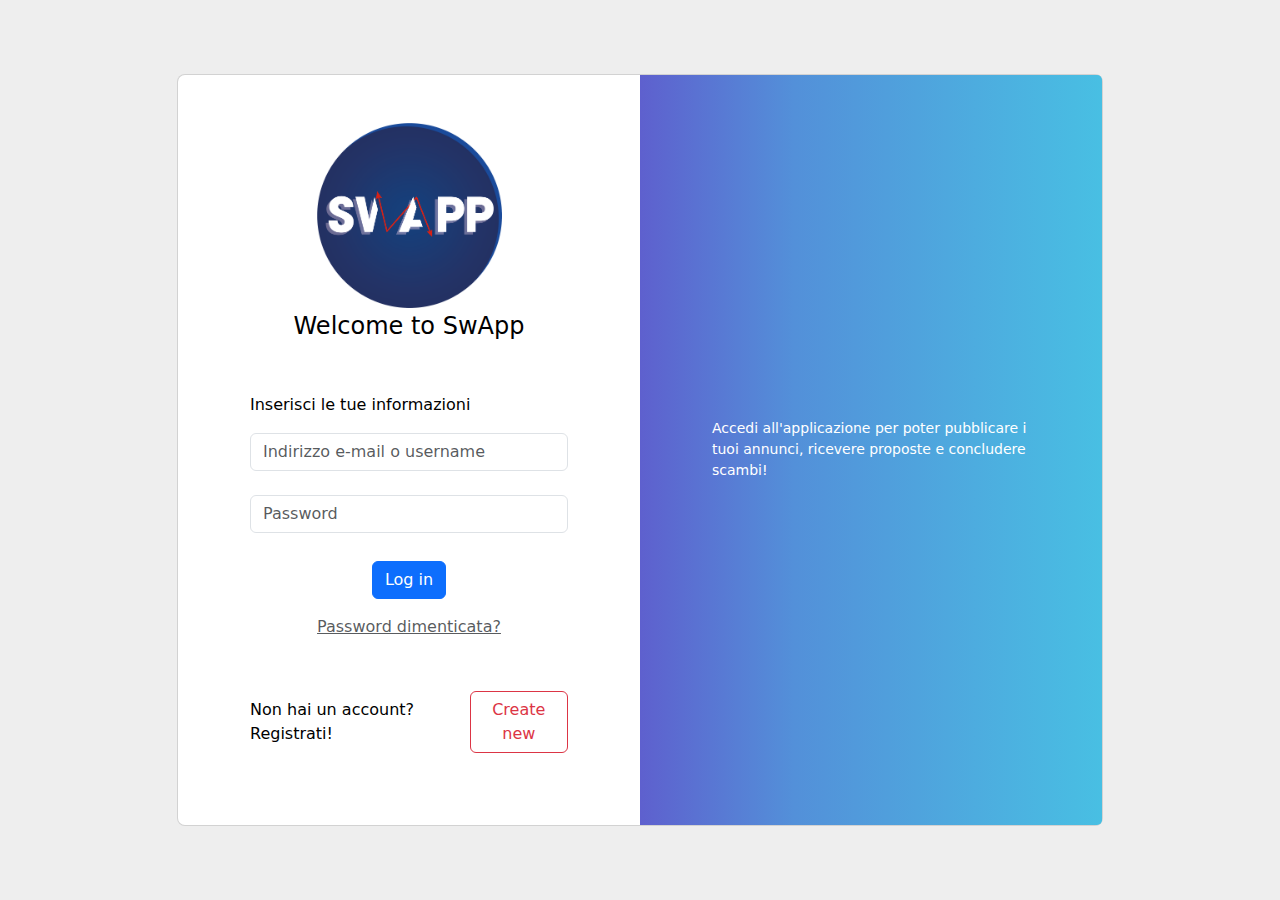
<file: UI/src/index.html>
<!Doctype html>
<html>
<head>
    <meta charset="utf-8">
    <title>SwApp index</title>
    <link rel="stylesheet" href="css/bootstrap/bootstrap.min.css">
    <link rel="stylesheet" href="css/style.css">
    <script src="js/functions.js"></script>
    <script src=js/sweetalert.min.js></script>
</head>
<body>

<section class="h-100 gradient-form" style="background-color: #eee;">
    <div class="container py-5 h-100">
        <div class="row d-flex justify-content-center align-items-center h-100">
            <div class="col-xl-10">
                <div class="card rounded-3 text-black">
                    <div class="row g-0">
                        <div class="col-lg-6">
                            <div class="card-body p-md-5 mx-md-4">

                                <div class="text-center"><img src="logo.png" style="width: 185px;" alt="logo">
                                    <h4 class="mt-1 mb-5 pb-1">Welcome to SwApp</h4>
                                </div>

                                <form>
                                    <p>Inserisci le tue informazioni</p>

                                    <div class="form-outline mb-4">
                                        <input type="email" id="mailField" class="form-control"
                                               placeholder="Indirizzo e-mail o username" />
                                    </div>

                                    <div class="form-outline mb-4">
                                        <input type="password" id="passwordField" class="form-control"
                                               placeholder="Password" />
                                    </div>

                                    <div class="text-center pt-1 mb-5 pb-1">
                                        <button class="btn btn-primary btn-block fa-lg mb-3" id="loginBtn" type="button">Log
                                            in</button></br>
                                        <a class="text-muted" href="#!">Password dimenticata?</a>
                                    </div>

                                    <div class="d-flex align-items-center justify-content-center pb-4">
                                       <p class="mb-0 me-2">Non hai un account? Registrati!</p>
                                        <a href = "register.html"> <button type="button" class="btn btn-outline-danger">Create new</button></a>
                                    </div>

                                </form>

                            </div>
                        </div>
                        <div class="col-lg-6 d-flex align-items-center gradient-custom-2">
                            <div class="text-white px-3 py-4 p-md-5 mx-md-4">
                                <!--<h4 class="mb-4"></h4>-->
                                <p class="small mb-0">Accedi all'applicazione per poter pubblicare i tuoi annunci, ricevere proposte e concludere scambi!</p>
                            </div>
                        </div>
                    </div>
                </div>
            </div>
        </div>
    </div>
</section>
<script src="js/jQuery/jquery-3.6.3.min.js"></script>
<script src="js/js.cookie.min.js"></script>
<script src="js/bootstrap/bootstrap.min.js"></script>
<script src="js/script.js"></script>
</body>
</html>
</file>
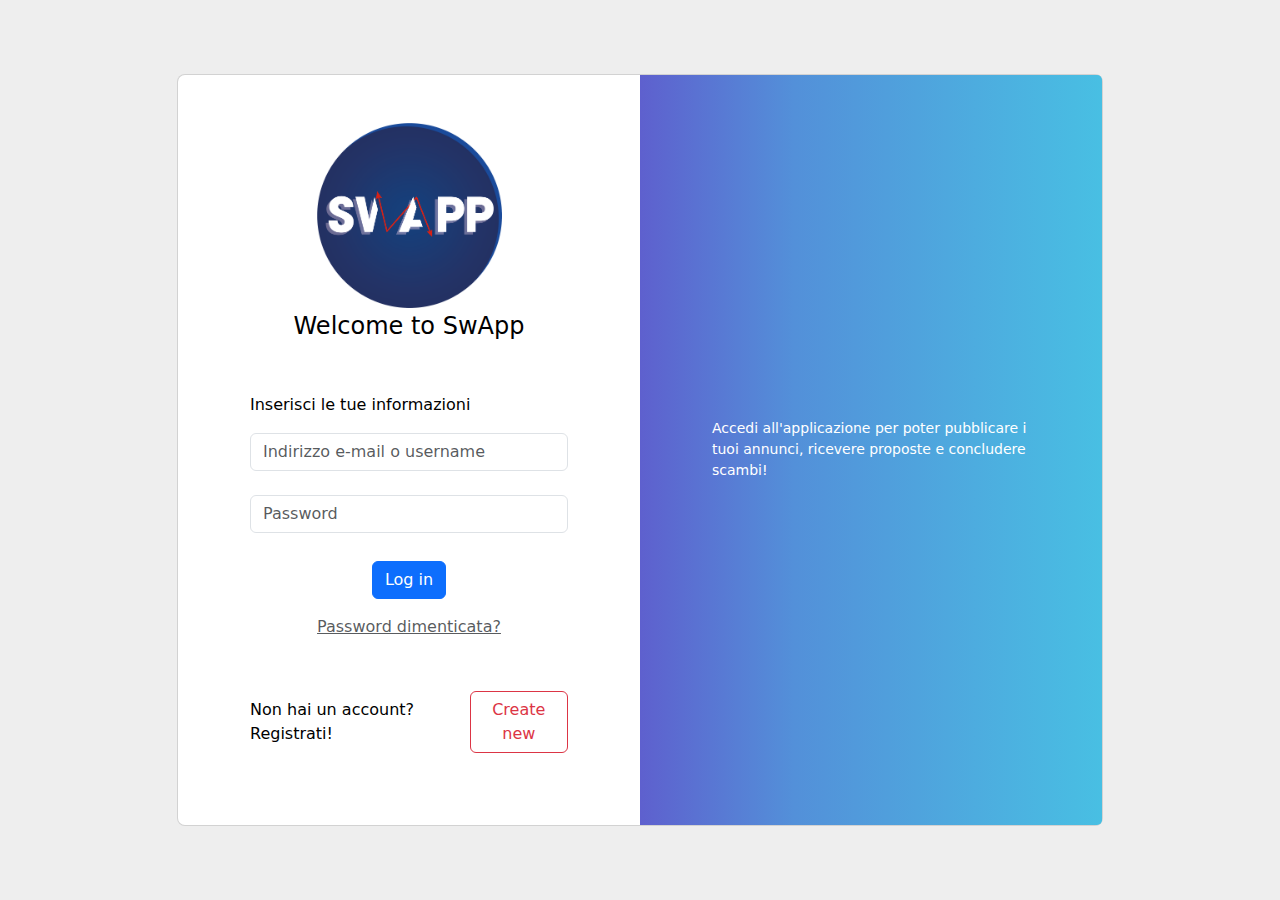
<file: UI/src/home.html>
<!Doctype html>
<html>
<style>
    .button {
        background-color: #04AA6D; /* Green */
        border: none;
        color: white;
        padding: 20px;
        text-align: center;
        text-decoration: none;
        display: inline-block;
        font-size: 16px;
        margin: 4px 2px;
        cursor: pointer;
    }


    .button1 {border-radius: 12px;}

</style>
<head>
    <meta charset="utf-8">
    <title>SwApp index</title>
    <script src="js/jQuery/jquery-3.6.3.min.js"></script>
    <script src="js/functions.js"></script>
    <script src=js/sweetalert.min.js></script>
    <script src="js/home.js"></script>
    <link rel="stylesheet" href="css/bootstrap/bootstrap.min.css">
    <link rel="stylesheet" href="css/style.css">
    <link rel="shortcut icon" href="#">
</head>
<body>

<nav class="navbar navbar-expand-lg navbar-light bg-light">
    <div class="container-fluid">
        <a class="navbar-brand" href="home.html"><img src="logo.png" style="width: 50px;" alt="logo"></a>
        <button
                class="navbar-toggler"
                type="button"
                data-mdb-toggle="collapse"
                data-mdb-target="#navbarNavAltMarkup"
                aria-controls="navbarNavAltMarkup"
                aria-expanded="false"
                aria-label="Toggle navigation"
        >
            <i class="fas fa-bars"></i>
        </button>
        <div class="collapse navbar-collapse " id="navbarNavAltMarkup">
            <div class="navbar-nav">
                <a class="nav-link active" aria-current="page" href="home.html">Home</a>
                <a class="nav-link " href="create.html">Crea articolo</a>
                <a class="nav-link " href="profile.html">Profilo</a>
                <a class="nav-link align-right" id="logoutBtn">Logout</a>
            </div>
        </div>
    </div>
</nav>


<div class="modal cd-example-modal-xl fade" tabindex="-1" role="dialog" id="myModal">
    <div class="modal-dialog modal-xl" role="document">
        <div class="modal-content">
            <div class="modal-header">
                <h5 class="modal-title"></h5>
                <button type="button" class="close" data-dismiss="modal" id="closeModalButton" aria-label="Close">
                    <span aria-hidden="true">&times;</span>
                </button>
            </div>
            <div class="modal-body">
                <!-- Product section-->
                <section class="py-5">
                    <div class="container px-4 px-lg-5 my-5">
                        <div class="row gx-4 gx-lg-5 align-items-center">

                            <div class="col-md-6"><img id="image-modal" class="card-img-top mb-5 mb-md-0" src=""  /></div>
                            <div class="col-md-6">
                                <h1 class="display-5 fw-bolder" id="modal-title"></h1>
                                <p class="lead" id="modal-description"></p>
                                <button class="button button1" id="like_btn">like</button>
                                <!--<div id="heart" class="heart text-center me-3"></div>-->
                            </div>
                        </div>
                    </div>
                </section>

            </div>
        </div>
    </div>
</div>


<section style="background-color: #eee;">

    <div class="text-center container py-5">
        <h4 class="mt-4 mb-5"><strong>La tua home</strong></h4>
        <div id="mainbody">

        </div>
    </div>
</section>




<script src="js/js.cookie.min.js"></script>
<script src="js/bootstrap/bootstrap.min.js"></script>
</body>
</html>
</file>
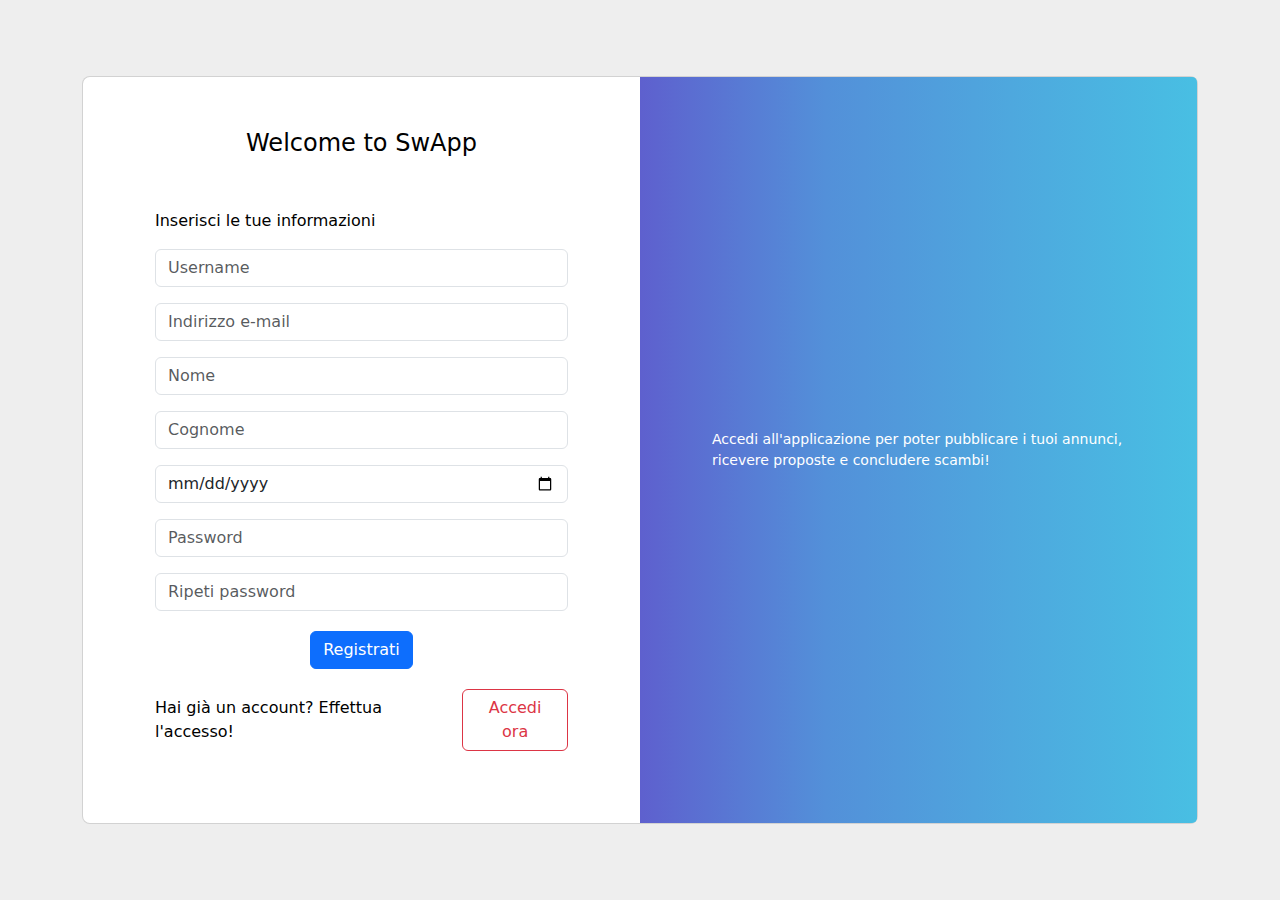
<file: UI/src/register.html>
<!Doctype html>
<html>
<head>
    <meta charset="utf-8">
    <title>SwApp index</title>
    <link rel="stylesheet" href="css/bootstrap/bootstrap.min.css">
    <link rel="stylesheet" href="css/style.css">
    <script src=js/sweetalert.min.js></script>
</head>
<body>
<section class="h-100 gradient-form" style="background-color: #eee;">
    <div class="container py-5 h-100">
        <div class="row d-flex justify-content-center align-items-center h-100">
            <div class="col-xl-15">
                <div class="card rounded-3 text-black">
                    <div class="row g-0">
                        <div class="col-lg-6">
                            <div class="card-body p-md-5 mx-md-4">

                                <div class="text-center">
                                    <h4 class="mt-1 mb-5 pb-1">Welcome to SwApp</h4>
                                </div>

                                <form id="registration">
                                    <p>Inserisci le tue informazioni</p>

                                    <div class="form-outline mb-3">
                                        <input type="email" id="userSign" class="form-control"
                                               placeholder="Username" />
                                    </div>
                                    <div class="form-outline mb-3">
                                        <input type="email" id="mailSign" class="form-control"
                                               placeholder="Indirizzo e-mail" />
                                    </div>

                                    <div class="form-outline mb-3">
                                        <input type="email" id="nameSign" class="form-control"
                                               placeholder="Nome" />
                                    </div>

                                    <div class="form-outline mb-3">
                                        <input type="email" id="surnameSign" class="form-control"
                                               placeholder="Cognome" />
                                    </div>
                                    <div class="form-outline mb-3">
                                        <input type="date" id="birthSign" class="form-control"
                                               placeholder="Data di nascita" />
                                    </div>

                                    <div class="form-outline mb-3">
                                        <input type="password" id="passwordSign" class="form-control"
                                               placeholder="Password" />
                                    </div>
                                    <div class="form-outline mb-3">
                                        <input type="password" id="repeatPasswordSign" class="form-control"
                                               placeholder="Ripeti password" />
                                    </div>

                                    <div class="text-center pt-1 pb-1">
                                        <button class="btn btn-primary btn-block fa-lg mb-3" id="signBtn" type="button">Registrati</button></br>
                                    </div>

                                    <div class="d-flex align-items-center justify-content-center pb-4">
                                        <p class="mb-0 me-2">Hai già un account? Effettua l'accesso!</p>
                                        <a href="index.html"><button type="button" class="btn btn-outline-danger">Accedi ora</button></a>
                                    </div>

                                </form>

                            </div>
                        </div>
                        <div class="col-lg-6 d-flex align-items-center gradient-custom-2">
                            <div class="text-white px-3 py-4 p-md-5 mx-md-4">
                                <!--<h4 class="mb-4"></h4>-->
                                <p class="small mb-0">Accedi all'applicazione per poter pubblicare i tuoi annunci, ricevere proposte e concludere scambi!</p>
                            </div>
                        </div>
                    </div>
                </div>
            </div>
        </div>
    </div>
</section>
<script src="js/jQuery/jquery-3.6.3.min.js"></script>
<script src="js/bootstrap/bootstrap.min.js"></script>
<script src="js/script.js"></script>
</body>
</html>
</file>
<file: UI/src/css/style.css>
.gradient-custom-2 {
    /* fallback for old browsers */
    background: #4EA8DEFF;

    /* Chrome 10-25, Safari 5.1-6 */
    background: -webkit-linear-gradient(to right, #5E60CE, #5390D9, #4EA8DE, #48BFE3);

    /* W3C, IE 10+/ Edge, Firefox 16+, Chrome 26+, Opera 12+, Safari 7+ */
    background: linear-gradient(to right, #5E60CE, #5390D9, #4EA8DE, #48BFE3);
}

@media (min-width: 768px) {
    .gradient-form {
        height: 100vh !important;
    }
}
@media (min-width: 769px) {
    .gradient-custom-2 {
        border-top-right-radius: .3rem;
        border-bottom-right-radius: .3rem;
    }
}

.heart {
    width: 100px;
    height: 100px;
    position: relative;
    left: 50%;
    top: 50%;
    transform: translate(-50%, -50%);
    background: url(https://cssanimation.rocks/images/posts/steps/heart.png) no-repeat;
    background-position: 0 0;
    cursor: pointer;
    animation: fave-heart 1s steps(28);
}
.heartclicked {
    background-position: -2800px 0;
    transition: background 1s steps(28);
}
@keyframes fave-heart {
    0% {
        background-position: 0 0;
    }
    100% {
        background-position: -2800px 0;
    }
}
</file>
